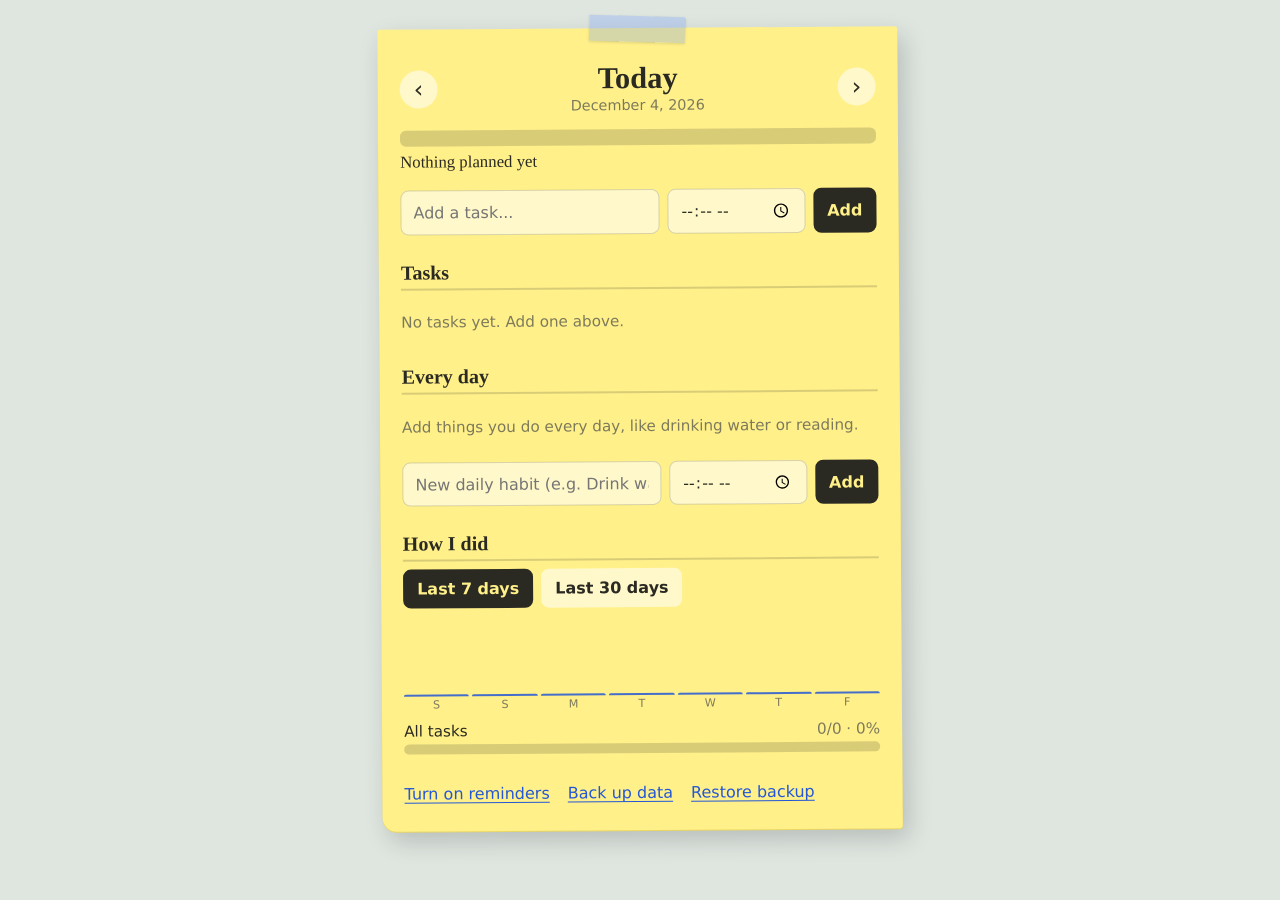
<file: index.html>
<!DOCTYPE html>
<html lang="en">

<head>
    <meta charset="UTF-8">
    <meta name="viewport" content="width=device-width, initial-scale=1">
    <meta name="theme-color" content="#0f1b33">
    <title>Daily Notes</title>
    <link rel="manifest" href="manifest.json">
    <link rel="apple-touch-icon" href="icon-192.png">
    <link rel="stylesheet" href="style.css">
</head>

<body>
    <main class="note">
        <div class="tape"></div>

        <header>
            <div class="daynav">
                <button id="prev" class="icon-btn" title="Previous day">&lsaquo;</button>
                <div class="daytitle">
                    <h1 id="day-label">Today</h1>
                    <p id="day-date"></p>
                </div>
                <button id="next" class="icon-btn" title="Next day">&rsaquo;</button>
            </div>
            <button id="today-btn" class="link" hidden>Back to today</button>

            <div class="meter big">
                <div id="bar"></div>
            </div>
            <p id="progress-text"></p>
        </header>

        <form id="task-form" class="add-row">
            <input id="task-input" type="text" placeholder="Add a task..." autocomplete="off" required>
            <input id="task-time" type="time" title="Reminder time (optional)">
            <button type="submit">Add</button>
        </form>

        <section>
            <h2>Tasks</h2>
            <ul id="task-list"></ul>
            <button id="carry-btn" class="link" hidden></button>
        </section>

        <section>
            <h2>Every day</h2>
            <ul id="habit-list"></ul>
            <form id="habit-form" class="add-row">
                <input id="habit-input" type="text" placeholder="New daily habit (e.g. Drink water)" autocomplete="off"
                    required>
                <input id="habit-time" type="time" title="Reminder time (optional)">
                <button type="submit">Add</button>
            </form>
        </section>

        <section>
            <h2>How I did</h2>
            <div class="tabs">
                <button data-range="7" class="active">Last 7 days</button>
                <button data-range="30">Last 30 days</button>
            </div>
            <div id="report"></div>
        </section>

        <footer>
            <button id="notify-btn" class="link">Turn on reminders</button>
            <button id="export-btn" class="link">Back up data</button>
            <button id="import-btn" class="link">Restore backup</button>
            <input id="import-file" type="file" accept="application/json" hidden>
        </footer>
    </main>

    <div id="toast" role="status" hidden></div>
    <script src="app.js"></script>
</body>

</html>
</file>
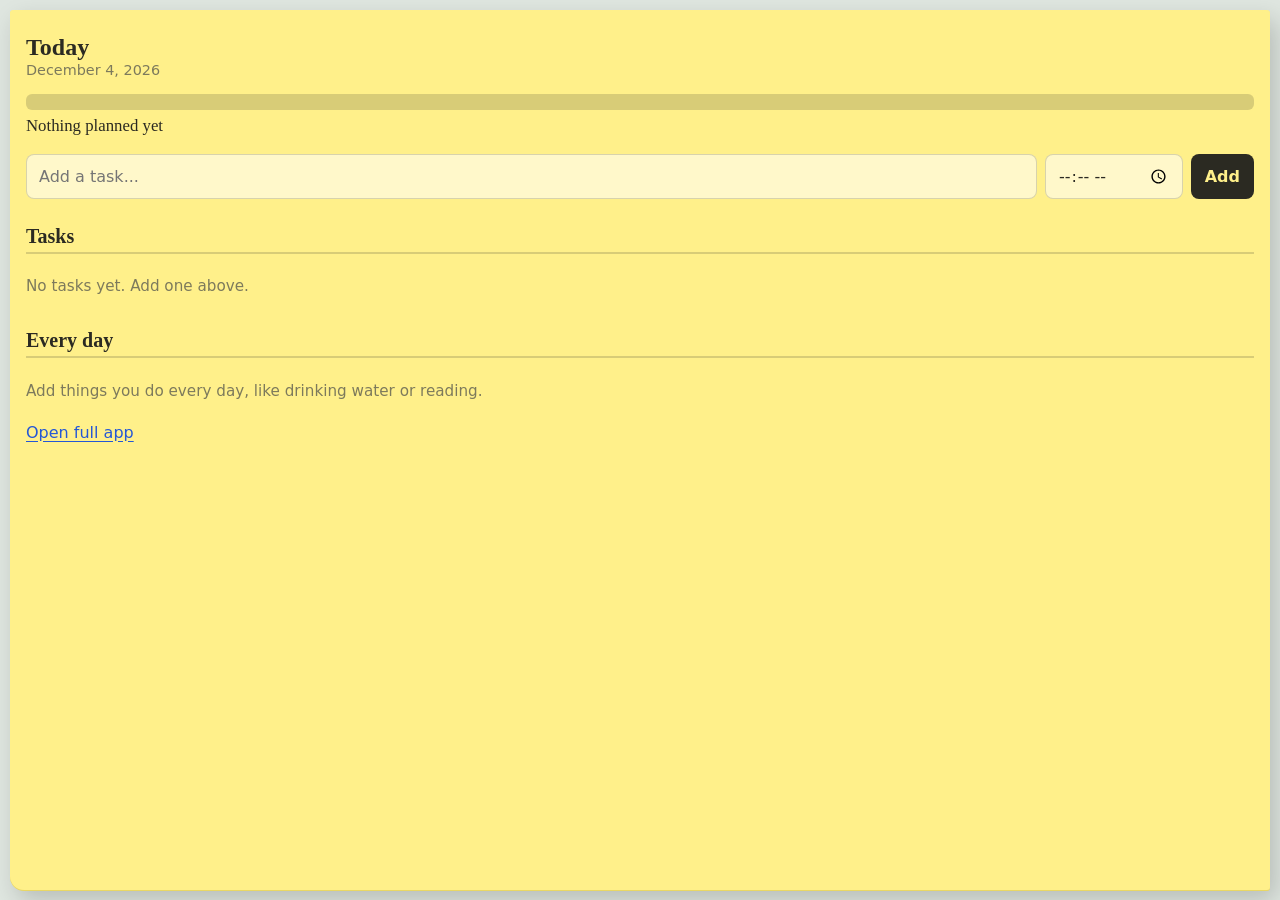
<file: sticker.html>
<!DOCTYPE html>
<html lang="en">

<head>
    <meta charset="UTF-8">
    <meta name="viewport" content="width=device-width, initial-scale=1">
    <meta name="theme-color" content="#0f1b33">
    <title>Daily Sticker</title>
    <link rel="manifest" href="manifest-sticker.json">
    <link rel="apple-touch-icon" href="icon-192.png">
    <link rel="stylesheet" href="style.css">
</head>

<body class="sticker">
    <main class="note">
        <div class="tape"></div>

        <header>
            <div class="daynav">
                <button id="prev" class="icon-btn">&lsaquo;</button>
                <div class="daytitle">
                    <h1 id="day-label">Today</h1>
                    <p id="day-date"></p>
                </div>
                <button id="next" class="icon-btn">&rsaquo;</button>
            </div>
            <button id="today-btn" class="link" hidden>Back to today</button>

            <div class="meter big">
                <div id="bar"></div>
            </div>
            <p id="progress-text"></p>
        </header>

        <form id="task-form" class="add-row">
            <input id="task-input" type="text" placeholder="Add a task..." autocomplete="off" required>
            <input id="task-time" type="time" title="Reminder time (optional)">
            <button type="submit">Add</button>
        </form>

        <section>
            <h2>Tasks</h2>
            <ul id="task-list"></ul>
            <button id="carry-btn" class="link" hidden></button>
        </section>

        <section>
            <h2>Every day</h2>
            <ul id="habit-list"></ul>
            <form id="habit-form" class="add-row">
                <input id="habit-input" type="text" autocomplete="off">
                <input id="habit-time" type="time">
                <button type="submit">Add</button>
            </form>
        </section>

        <section class="reports">
            <div class="tabs"><button data-range="7" class="active">7</button></div>
            <div id="report"></div>
        </section>

        <footer>
            <button id="notify-btn" class="link">Turn on reminders</button>
            <button id="export-btn" class="link">Back up</button>
            <button id="import-btn" class="link">Restore</button>
            <input id="import-file" type="file" accept="application/json" hidden>
        </footer>

        <a class="link" href="index.html" target="_blank" rel="noopener">Open full app</a>
    </main>

    <div id="toast" role="status" hidden></div>
    <script src="app.js"></script>
</body>

</html>
</file>
<file: style.css>
:root {
    --desk: #dfe6e0;
    --note: #fff08a;
    --note-edge: #e9d764;
    --ink: #2b2a22;
    --muted: #7d7a5c;
    --pen: #2457d6;
    --line: rgba(43, 42, 34, 0.18);
    --field: rgba(255, 255, 255, 0.55);
    --hand: "Segoe Print", "Bradley Hand", "Chalkboard SE", "Comic Sans MS", cursive;
}

@media (prefers-color-scheme: dark) {
    :root {
        --desk: #07090d;
        --note: #0f1b33;
        --note-edge: #1a2a4d;
        --ink: #e6ecf7;
        --muted: #8fa0bf;
        --pen: #5b8cff;
        --line: rgba(230, 236, 247, 0.16);
        --field: rgba(255, 255, 255, 0.06);
        --hand: "Segoe Print", "Bradley Hand", "Chalkboard SE", "Comic Sans MS", cursive;
    }
}

* {
    box-sizing: border-box;
}

body {
    margin: 0;
    min-height: 100vh;
    background: var(--desk);
    color: var(--ink);
    font-family: system-ui, -apple-system, "Segoe UI", Roboto, sans-serif;
    padding: 28px 14px 48px;
}

.note {
    position: relative;
    max-width: 520px;
    margin: 0 auto;
    padding: 34px 22px 22px;
    background: var(--note);
    border-radius: 3px 3px 3px 14px;
    box-shadow: 0 1px 0 var(--note-edge), 6px 10px 24px rgba(0, 0, 0, 0.18);
    transform: rotate(-0.4deg);
}

.tape {
    position: absolute;
    top: -12px;
    left: 50%;
    width: 96px;
    height: 26px;
    margin-left: -48px;
    background: rgba(91, 140, 255, 0.25);
    transform: rotate(2deg);
    box-shadow: 0 1px 3px rgba(0, 0, 0, 0.12);
}

h1,
h2 {
    font-family: var(--hand);
    font-weight: 700;
    margin: 0;
}

h1 {
    font-size: 1.9rem;
    line-height: 1.1;
}

h2 {
    font-size: 1.25rem;
    margin: 26px 0 8px;
    padding-bottom: 4px;
    border-bottom: 2px solid var(--line);
}

.daynav {
    display: flex;
    align-items: center;
    justify-content: space-between;
    gap: 8px;
}

.daytitle {
    text-align: center;
    flex: 1;
}

.daytitle p {
    margin: 2px 0 0;
    color: var(--muted);
    font-size: 0.9rem;
}

.icon-btn {
    width: 38px;
    height: 38px;
    border: 0;
    border-radius: 50%;
    background: var(--field);
    color: var(--ink);
    font-size: 1.5rem;
    line-height: 1;
    cursor: pointer;
}

.meter {
    height: 10px;
    background: var(--line);
    border-radius: 6px;
    overflow: hidden;
}

.meter.big {
    height: 16px;
    margin-top: 16px;
}

.meter>div {
    height: 100%;
    width: 0;
    background: var(--pen);
    border-radius: 6px;
    transition: width 0.35s ease;
}

#progress-text {
    margin: 6px 0 0;
    font-family: var(--hand);
    font-size: 1.05rem;
}

.add-row {
    display: flex;
    gap: 8px;
    margin-top: 18px;
}

.add-row input[type="text"] {
    flex: 1;
    min-width: 0;
}

input[type="text"],
input[type="time"] {
    padding: 10px 12px;
    border: 1px solid var(--line);
    border-radius: 8px;
    background: var(--field);
    color: var(--ink);
    font: inherit;
}

button {
    font: inherit;
    color: inherit;
}

.add-row button,
.tabs button {
    padding: 10px 14px;
    border: 0;
    border-radius: 8px;
    background: var(--ink);
    color: var(--note);
    cursor: pointer;
    font-weight: 600;
}

.link {
    background: none;
    border: 0;
    padding: 6px 0;
    color: var(--pen);
    cursor: pointer;
    text-decoration: underline;
    text-underline-offset: 3px;
}

ul {
    list-style: none;
    margin: 0;
    padding: 0;
}

li {
    display: flex;
    align-items: center;
    gap: 10px;
    padding: 9px 0;
    border-bottom: 1px dashed var(--line);
}

li input[type="checkbox"] {
    width: 20px;
    height: 20px;
    accent-color: var(--pen);
    flex: none;
}

li .label {
    flex: 1;
    word-break: break-word;
}

li.done .label {
    text-decoration: line-through;
    color: var(--muted);
}

.badge {
    font-size: 0.8rem;
    padding: 2px 7px;
    border-radius: 10px;
    background: var(--field);
    color: var(--muted);
    white-space: nowrap;
}

.del {
    border: 0;
    background: none;
    color: var(--muted);
    font-size: 1.2rem;
    cursor: pointer;
    padding: 2px 6px;
}

.empty {
    color: var(--muted);
    font-size: 0.95rem;
    padding: 8px 0;
}

.tabs {
    display: flex;
    gap: 8px;
    margin-bottom: 12px;
}

.tabs button {
    background: var(--field);
    color: var(--ink);
}

.tabs button.active {
    background: var(--ink);
    color: var(--note);
}

.row {
    margin: 12px 0;
}

.row-top {
    display: flex;
    justify-content: space-between;
    gap: 8px;
    font-size: 0.95rem;
    margin-bottom: 4px;
}

.row-top span:last-child {
    color: var(--muted);
    white-space: nowrap;
}

.chart {
    display: flex;
    align-items: stretch;
    gap: 3px;
    height: 90px;
    margin: 8px 0 4px;
}

.chart .col {
    flex: 1;
    display: flex;
    flex-direction: column;
    align-items: center;
}

.chart .barwrap {
    flex: 1;
    width: 100%;
    display: flex;
    align-items: flex-end;
}

.chart .bar {
    width: 100%;
    background: var(--pen);
    border-radius: 3px 3px 0 0;
    min-height: 2px;
    opacity: 0.85;
}

.chart small {
    font-size: 0.7rem;
    color: var(--muted);
    margin-top: 2px;
    height: 12px;
}

footer {
    margin-top: 24px;
    display: flex;
    flex-wrap: wrap;
    gap: 4px 18px;
}

#toast {
    position: fixed;
    left: 50%;
    bottom: 24px;
    transform: translateX(-50%);
    max-width: 90%;
    padding: 12px 18px;
    background: var(--ink);
    color: var(--note);
    border-radius: 10px;
    box-shadow: 0 6px 20px rgba(0, 0, 0, 0.3);
    z-index: 10;
}

button:focus-visible,
input:focus-visible {
    outline: 2px solid var(--pen);
    outline-offset: 2px;
}

@media (max-width: 480px) {
    .note {
        transform: none;
        padding: 30px 16px 18px;
    }

    .add-row {
        flex-wrap: wrap;
    }

    .add-row input[type="text"] {
        flex-basis: 100%;
    }

    .add-row input[type="time"] {
        flex: 1;
    }
}

@media (prefers-reduced-motion: reduce) {
    .meter>div {
        transition: none;
    }
}

/* sticker mode */
body.sticker {
    padding: 10px;
}

body.sticker .note {
    max-width: none;
    min-height: calc(100vh - 20px);
    transform: none;
    padding: 24px 16px 16px;
}

body.sticker .tape,
body.sticker .icon-btn,
body.sticker #today-btn,
body.sticker #carry-btn,
body.sticker #habit-form,
body.sticker .reports,
body.sticker footer {
    display: none;
}

body.sticker h1 {
    font-size: 1.5rem;
}

body.sticker .daytitle {
    text-align: left;
}
</file>
